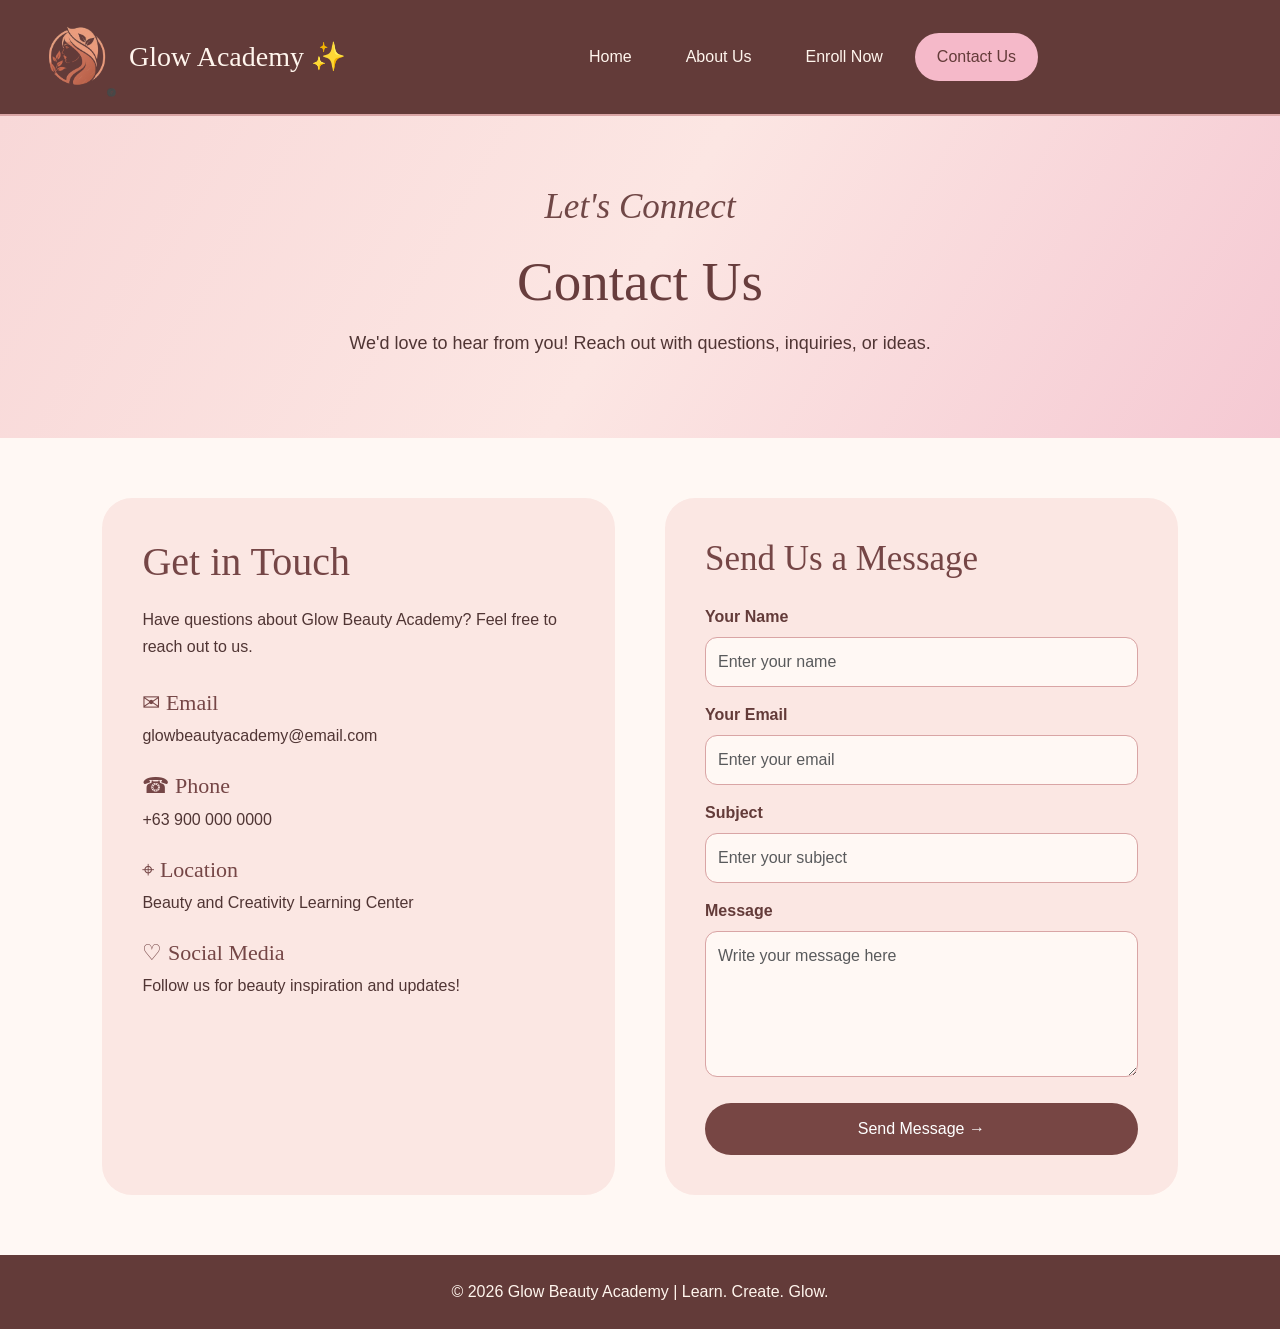
<file: contact.html>
<!DOCTYPE html>
<html lang="en">
<head>
    <title>Glow Beauty Academy | Contact Us</title>
    <meta charset="utf-8">
    <meta name="viewport" content="width=device-width, initial-scale=1">

    <link href="https://cdn.jsdelivr.net/npm/bootstrap@5.3.3/dist/css/bootstrap.min.css" rel="stylesheet">
    <script src="https://cdn.jsdelivr.net/npm/bootstrap@5.3.3/dist/js/bootstrap.bundle.min.js"></script>

    <link href="styles.css" rel="stylesheet">
</head>

<body>

<!-- Navigation Bar -->
<nav class="navbar navbar-expand-sm navbar-dark glow-navbar">
    <div class="container-fluid">

        <a class="navbar-brand" href="index.html">
            <img src="logo.png" alt="Glow Beauty Academy logo" height="50">
            <span class="brand-name">Glow Academy ✨</span>
        </a>

        <button class="navbar-toggler" type="button"
                data-bs-toggle="collapse"
                data-bs-target="#mynavbar"
                aria-controls="mynavbar"
                aria-expanded="false"
                aria-label="Toggle navigation">

            <span class="navbar-toggler-icon"></span>
        </button>

        <div class="collapse navbar-collapse" id="mynavbar">

            <ul class="navbar-nav mx-auto">

                <li class="nav-item">
                    <a class="nav-link" href="index.html" target="_self">Home</a>
                </li>

                <li class="nav-item">
                    <a class="nav-link" href="about.html" target="_self">About Us</a>
                </li>

                <li class="nav-item">
                    <a class="nav-link" href="enroll.html" target="_self">Enroll Now</a>
                </li>

                <li class="nav-item">
                    <a class="nav-link active" href="contact.html" target="_self">Contact Us</a>
                </li>

            </ul>

        </div>
    </div>
</nav>


<!-- Contact Hero -->
<section class="page-hero">

    <p class="welcome-text">Let's Connect</p>

    <h1>Contact Us</h1>

    <p>
        We'd love to hear from you!
        Reach out with questions, inquiries, or ideas.
    </p>

</section>


<!-- Contact Content -->
<section class="contact-section">

    <div class="contact-info">

        <h2>Get in Touch</h2>

        <p>
            Have questions about Glow Beauty Academy?
            Feel free to reach out to us.
        </p>

        <div class="contact-item">
            <h3>✉ Email</h3>
            <p>glowbeautyacademy@email.com</p>
        </div>

        <div class="contact-item">
            <h3>☎ Phone</h3>
            <p>+63 900 000 0000</p>
        </div>

        <div class="contact-item">
            <h3>⌖ Location</h3>
            <p>Beauty and Creativity Learning Center</p>
        </div>

        <div class="contact-item">
            <h3>♡ Social Media</h3>
            <p>Follow us for beauty inspiration and updates!</p>
        </div>

    </div>


    <div class="contact-form-container">

        <h2>Send Us a Message</h2>

        <form>

            <div class="mb-3">
                <label for="contact-name" class="form-label">Your Name</label>

                <input type="text" class="form-control"
                       id="contact-name" name="contact-name"
                       placeholder="Enter your name" required>
            </div>


            <div class="mb-3">
                <label for="contact-email" class="form-label">Your Email</label>

                <input type="email" class="form-control"
                       id="contact-email" name="contact-email"
                       placeholder="Enter your email" required>
            </div>


            <div class="mb-3">
                <label for="subject" class="form-label">Subject</label>

                <input type="text" class="form-control"
                       id="subject" name="subject"
                       placeholder="Enter your subject">
            </div>


            <div class="mb-3">
                <label for="contact-message" class="form-label">
                    Message
                </label>

                <textarea class="form-control"
                          id="contact-message"
                          name="contact-message"
                          rows="5"
                          placeholder="Write your message here"
                          required></textarea>
            </div>


            <button type="submit" class="btn btn-brown form-button">
                Send Message →
            </button>

        </form>

    </div>

</section>


<!-- Footer -->
<footer class="footer">
    <p>© 2026 Glow Beauty Academy | Learn. Create. Glow.</p>
</footer>


</body>
</html>
</file>
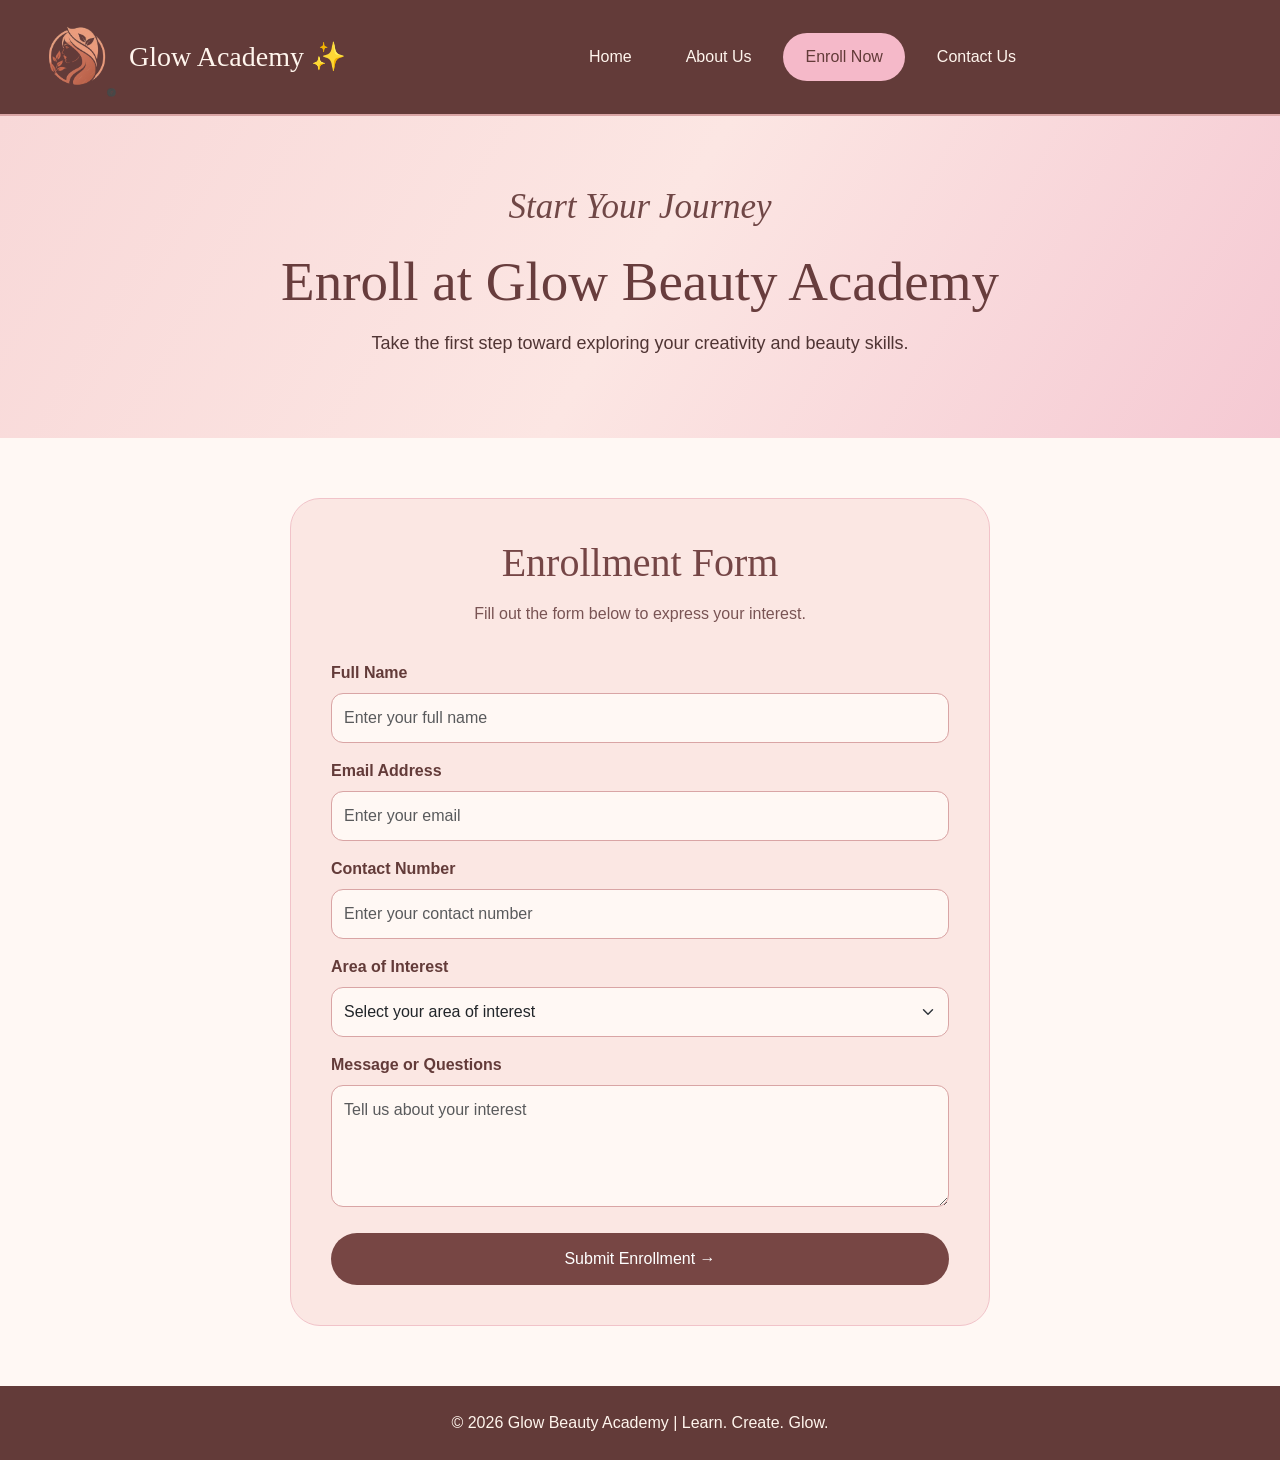
<file: enroll.html>
<!DOCTYPE html>
<html lang="en">
<head>
    <title>Glow Beauty Academy | Enroll</title>
    <meta charset="utf-8">
    <meta name="viewport" content="width=device-width, initial-scale=1">

    <link href="https://cdn.jsdelivr.net/npm/bootstrap@5.3.3/dist/css/bootstrap.min.css" rel="stylesheet">
    <script src="https://cdn.jsdelivr.net/npm/bootstrap@5.3.3/dist/js/bootstrap.bundle.min.js"></script>

    <link href="styles.css" rel="stylesheet">
</head>

<body>

<!-- Navigation Bar -->
<nav class="navbar navbar-expand-sm navbar-dark glow-navbar">
    <div class="container-fluid">

        <a class="navbar-brand" href="index.html">
            <img src="logo.png" alt="Glow Beauty Academy logo" height="50">
            <span class="brand-name">Glow Academy ✨</span>
        </a>

        <button class="navbar-toggler" type="button"
                data-bs-toggle="collapse"
                data-bs-target="#mynavbar"
                aria-controls="mynavbar"
                aria-expanded="false"
                aria-label="Toggle navigation">

            <span class="navbar-toggler-icon"></span>
        </button>

        <div class="collapse navbar-collapse" id="mynavbar">

            <ul class="navbar-nav mx-auto">

                <li class="nav-item">
                    <a class="nav-link" href="index.html" target="_self">Home</a>
                </li>

                <li class="nav-item">
                    <a class="nav-link" href="about.html" target="_self">About Us</a>
                </li>

                <li class="nav-item">
                    <a class="nav-link active" href="enroll.html" target="_self">Enroll Now</a>
                </li>

                <li class="nav-item">
                    <a class="nav-link" href="contact.html" target="_self">Contact Us</a>
                </li>

            </ul>

        </div>
    </div>
</nav>


<!-- Enrollment Hero -->
<section class="page-hero">

    <p class="welcome-text">Start Your Journey</p>

    <h1>Enroll at Glow Beauty Academy</h1>

    <p>
        Take the first step toward exploring your creativity
        and beauty skills.
    </p>

</section>


<!-- Enrollment Form -->
<section class="form-section">

    <div class="form-container">

        <h2>Enrollment Form</h2>

        <p class="section-subtitle">
            Fill out the form below to express your interest.
        </p>

        <form>

            <div class="mb-3">
                <label for="fullname" class="form-label">Full Name</label>

                <input type="text" class="form-control"
                       id="fullname" name="fullname"
                       placeholder="Enter your full name" required>
            </div>


            <div class="mb-3">
                <label for="email" class="form-label">Email Address</label>

                <input type="email" class="form-control"
                       id="email" name="email"
                       placeholder="Enter your email" required>
            </div>


            <div class="mb-3">
                <label for="phone" class="form-label">Contact Number</label>

                <input type="tel" class="form-control"
                       id="phone" name="phone"
                       placeholder="Enter your contact number">
            </div>


            <div class="mb-3">
                <label for="interest" class="form-label">
                    Area of Interest
                </label>

                <select class="form-select" id="interest" name="interest" required>

                    <option value="" selected disabled>
                        Select your area of interest
                    </option>

                    <option value="makeup">Makeup Artistry</option>
                    <option value="skincare">Skincare</option>
                    <option value="hairstyling">Hairstyling</option>
                    <option value="general">General Beauty Skills</option>

                </select>
            </div>


            <div class="mb-3">
                <label for="message" class="form-label">
                    Message or Questions
                </label>

                <textarea class="form-control"
                          id="message" name="message"
                          rows="4"
                          placeholder="Tell us about your interest"></textarea>
            </div>


            <button type="submit" class="btn btn-brown form-button">
                Submit Enrollment →
            </button>

        </form>
        

    </div>

</section>


<!-- Footer -->
<footer class="footer">
    <p>© 2026 Glow Beauty Academy | Learn. Create. Glow.</p>
</footer>


</body>
</html>
</file>
<file: styles.css>
/* ==============================
   GLOW BEAUTY ACADEMY
   EXTERNAL CSS
============================== */


/* GENERAL */

* {
    box-sizing: border-box;
}

body {
    margin: 0;
    font-family: Arial, Helvetica, sans-serif;
    background-color: #fff8f4;
    color: #503534;
}

h1, h2, h3 {
    font-family: Georgia, "Times New Roman", serif;
}

a {
    text-decoration: none;
}


/* ==============================
   NAVIGATION BAR
============================== */

.glow-navbar {
    background-color: #633b39;
    padding: 12px 25px;
    border-bottom: 2px solid #d9a5a5;
}

.navbar-brand {
    display: flex;
    align-items: center;
    gap: 12px;
}

.navbar-brand img {
    width: 80px;
    height: 80px;
    object-fit: cover;
}

.brand-name {
    font-family: Georgia, "Times New Roman", serif;
    font-size: 28px;
    color: #fff5ed;
}

.navbar-nav {
    align-items: center;
    gap: 10px;
}

.navbar-nav .nav-link {
    color: #fff5ed;
    padding: 12px 22px !important;
    border-radius: 30px;
    transition: 0.3s;
}

.navbar-nav .nav-link:hover {
    background-color: #f5b9c9;
    color: #633b39;
}

.navbar-nav .nav-link.active {
    background-color: #f5b9c9;
    color: #633b39;
}

.navbar-toggler {
    border: 1px solid #f5b9c9;
}


/* ==============================
   HOME HERO SECTION
============================== */

.hero-section {
    background:
        linear-gradient(
            120deg,
            #f8d8d8,
            #fce6e3,
            #f5c9d3
        );

    padding: 50px 8%;
    overflow: hidden;
}

.hero-content {
    display: flex;
    align-items: center;
    justify-content: space-between;
    gap: 40px;
}

.hero-text {
    flex: 1;
}

.welcome-text {
    font-family: Georgia, "Times New Roman", serif;
    font-style: italic;
    font-size: 35px;
    margin-bottom: 0;
    color: #704746;
}

.hero-text h1 {
    font-size: 90px;
    font-weight: bold;
    line-height: 0.95;
    color: #683d3d;
    margin-bottom: 20px;
}

.hero-tagline {
    font-family: Georgia, "Times New Roman", serif;
    font-style: italic;
    font-size: 35px;
    margin-bottom: 8px;
}

.hero-description {
    font-size: 18px;
    margin-bottom: 25px;
}

.hero-image {
    flex: 1;
    text-align: center;
}

.hero-image img {
    width: 1000%;
    max-width: 800px;
    height: 1000%;
    object-fit: contain;
}


/* ==============================
   BUTTONS
============================== */

.btn-brown {
    background-color: #774644;
    color: white;
    border: none;
    border-radius: 30px;
    padding: 14px 30px;
    transition: 0.3s;
}

.btn-brown:hover {
    background-color: #522f30;
    color: white;
    transform: translateY(-2px);
}

.btn-pink {
    background-color: #f4b3c5;
    color: #503534;
    border: none;
    border-radius: 30px;
    padding: 13px 30px;
    transition: 0.3s;
}

.btn-pink:hover {
    background-color: #e99aaf;
    color: #503534;
    transform: translateY(-2px);
}


/* ==============================
   HOME ABOUT PREVIEW
============================== */

.about-preview {
    display: flex;
    align-items: center;
    gap: 70px;
    padding: 50px 8%;
    background-color: #fff8f4;
}

.about-preview-image {
    flex: 1;
}

.about-preview-image img {
    width: 100%;
    max-width: 500px;
    height: 380px;
    object-fit: cover;
    border-radius: 50% 50% 0 0;
    border: 8px solid #f4c2c8;
}

.about-preview-text {
    flex: 1;
    text-align: center;
}

.about-preview-text h2 {
    font-size: 42px;
    color: #754646;
    margin-bottom: 20px;
}

.about-preview-text p {
    font-size: 20px;
    line-height: 1.7;
    margin-bottom: 25px;
}


/* ==============================
   BEAUTY CATEGORIES
============================== */

.beauty-categories {
    padding: 65px 8%;
    text-align: center;
    background-color: #fbe7e3;
}

.beauty-categories h2 {
    font-size: 42px;
    color: #754646;
    margin-bottom: 15px;
}

.section-subtitle {
    color: #795454;
    margin-bottom: 35px;
}

.category-container {
    display: flex;
    justify-content: center;
    gap: 25px;
    flex-wrap: wrap;
}

.category-card {
    background-color: #fff8f4;
    padding: 35px 25px;
    border-radius: 25px;
    flex: 1;
    min-width: 220px;
    max-width: 350px;
    border: 1px solid #f1c3c9;
    transition: 0.3s;
}

.category-card:hover {
    transform: translateY(-5px);
    box-shadow: 0 8px 20px rgba(100, 55, 55, 0.12);
}

.category-icon {
    font-size: 40px;
    color: #b66f77;
    margin-bottom: 15px;
}

.category-card h3 {
    color: #754646;
    margin-bottom: 15px;
}

.category-card p {
    line-height: 1.6;
}


/* ==============================
   INNER PAGE HERO
============================== */

.page-hero {
    text-align: center;
    padding: 65px 20px;
    background:
        linear-gradient(
            120deg,
            #f8d8d8,
            #fce6e3,
            #f5c9d3
        );
}

.page-hero h1 {
    font-size: 55px;
    color: #683d3d;
    margin: 15px 0;
}

.page-hero p:not(.welcome-text) {
    font-size: 18px;
}


/* ==============================
   ABOUT PAGE
============================== */

.about-page-content {
    display: flex;
    align-items: center;
    gap: 60px;
    padding: 65px 8%;
}

.about-page-image {
    flex: 1;
}

.about-page-image img {
    width: 100%;
    height: 400px;
    object-fit: cover;
    border-radius: 30px;
    border: 8px solid #f3c3c8;
}

.about-page-text {
    flex: 1;
}

.about-page-text h2 {
    color: #754646;
    font-size: 42px;
    margin-bottom: 25px;
}

.about-page-text p {
    font-size: 18px;
    line-height: 1.8;
}


/* MISSION AND VISION */

.mission-vision {
    display: flex;
    gap: 30px;
    padding: 50px 8%;
    background-color: #fbe7e3;
}

.mission-card,
.vision-card {
    flex: 1;
    padding: 40px;
    background-color: #fff8f4;
    border-radius: 25px;
    border: 1px solid #f1c3c9;
}

.mission-card h2,
.vision-card h2 {
    color: #754646;
    margin-bottom: 20px;
}

.mission-card p,
.vision-card p {
    line-height: 1.8;
}


/* ==============================
   ENROLLMENT PAGE
============================== */

.form-section {
    padding: 60px 20px;
    background-color: #fff8f4;
}

.form-container {
    max-width: 700px;
    margin: auto;
    background-color: #fbe7e3;
    padding: 40px;
    border-radius: 30px;
    border: 1px solid #f1c3c9;
}

.form-container h2 {
    text-align: center;
    color: #754646;
    font-size: 40px;
    margin-bottom: 15px;
}

.form-container .section-subtitle {
    text-align: center;
}

.form-label {
    color: #633b39;
    font-weight: bold;
}

.form-control,
.form-select {
    border: 1px solid #d9a5a5;
    border-radius: 12px;
    padding: 12px;
    background-color: #fff8f4;
}

.form-control:focus,
.form-select:focus {
    border-color: #b66f77;
    box-shadow: 0 0 5px rgba(182, 111, 119, 0.3);
}

.form-button {
    width: 100%;
    margin-top: 10px;
}

.form-note {
    text-align: center;
    font-size: 13px;
    margin-top: 20px;
    color: #866969;
}


/* ==============================
   CONTACT PAGE
============================== */

.contact-section {
    display: flex;
    gap: 50px;
    padding: 60px 8%;
    background-color: #fff8f4;
}

.contact-info {
    flex: 1;
    background-color: #fbe7e3;
    padding: 40px;
    border-radius: 30px;
}

.contact-info h2 {
    color: #754646;
    font-size: 40px;
    margin-bottom: 20px;
}

.contact-info > p {
    line-height: 1.7;
    margin-bottom: 30px;
}

.contact-item {
    margin-bottom: 25px;
}

.contact-item h3 {
    font-size: 22px;
    color: #754646;
}

.contact-form-container {
    flex: 1;
    padding: 40px;
    background-color: #fbe7e3;
    border-radius: 30px;
}

.contact-form-container h2 {
    color: #754646;
    margin-bottom: 25px;
    font-size: 35px;
}


/* ==============================
   FOOTER
============================== */

.footer {
    background-color: #633b39;
    color: #fff5ed;
    text-align: center;
    padding: 25px 15px;
}

.footer p {
    margin: 0;
}


/* ==============================
   RESPONSIVE DESIGN
============================== */

@media screen and (max-width: 768px) {

    .hero-content,
    .about-preview,
    .about-page-content,
    .mission-vision,
    .contact-section {
        flex-direction: column;
    }

    .hero-text h1 {
        font-size: 55px;
    }

    .welcome-text {
        font-size: 28px;
    }

    .hero-tagline {
        font-size: 27px;
    }

    .hero-image img {
        max-width: 400px;
    }

    .about-preview {
        gap: 30px;
    }

    .about-preview-image img {
        height: 300px;
    }

    .about-preview-text h2,
    .about-page-text h2 {
        font-size: 32px;
    }

    .page-hero h1 {
        font-size: 38px;
    }

    .about-page-image img {
        height: 300px;
    }

    .mission-vision {
        gap: 20px;
    }

    .contact-section {
        gap: 25px;
    }

    .navbar-nav {
        align-items: flex-start;
    }

    .brand-name {
        font-size: 21px;
    }

}


@media screen and (max-width: 480px) {

    .hero-text h1 {
        font-size: 45px;
    }

    .hero-section {
        padding: 35px 6%;
    }

    .about-preview,
    .about-page-content {
        padding: 35px 6%;
    }

    .beauty-categories {
        padding: 40px 6%;
    }

    .form-container,
    .contact-form-container,
    .contact-info {
        padding: 25px;
    }

}
</file>
